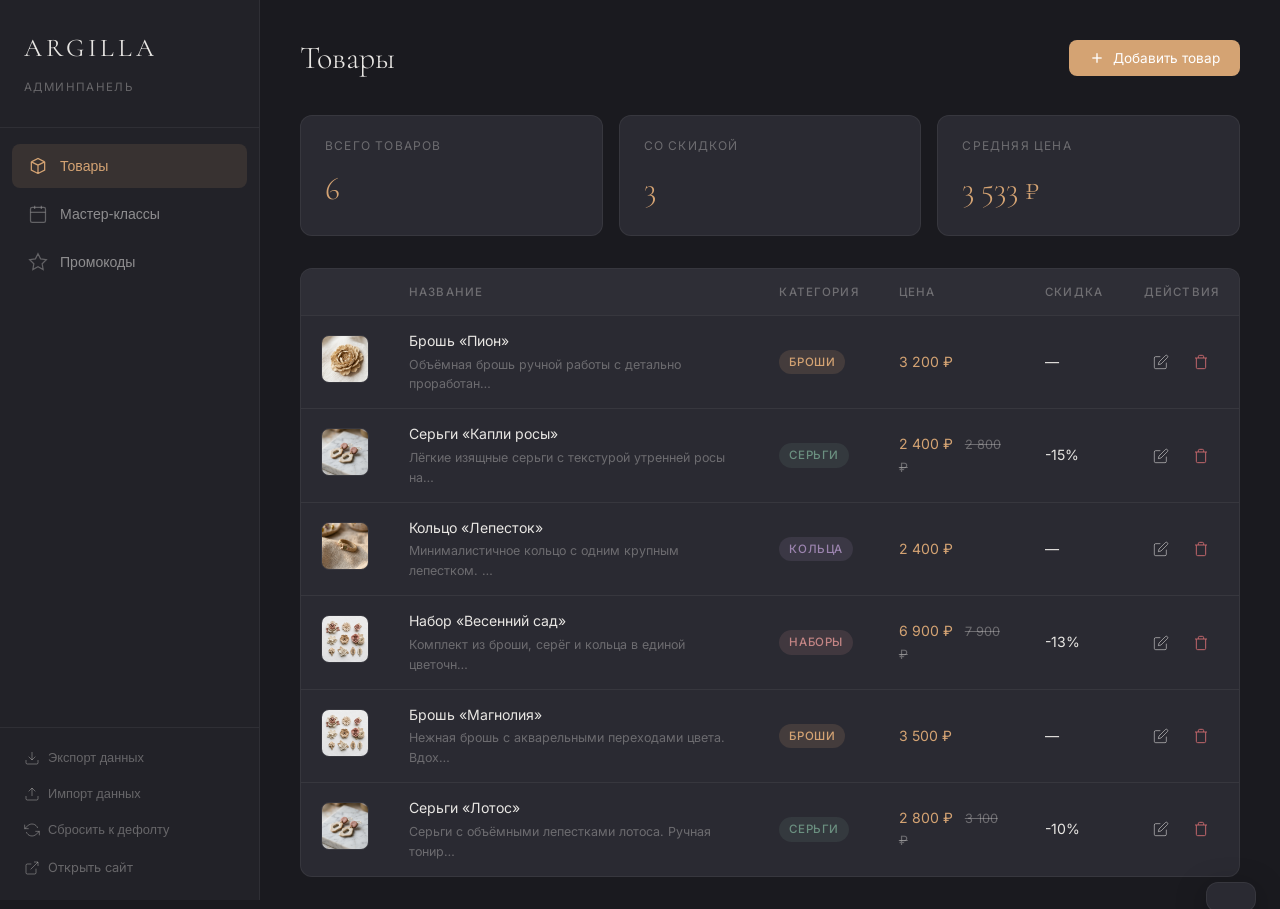
<file: admin.html>
<!DOCTYPE html>
<html lang="ru">

<head>
    <meta charset="UTF-8">
    <meta name="viewport" content="width=device-width, initial-scale=1.0">
    <title>ARGILLA — Админпанель</title>
    <meta name="robots" content="noindex, nofollow">

    <!-- Fonts -->
    <link rel="preconnect" href="https://fonts.googleapis.com">
    <link rel="preconnect" href="https://fonts.gstatic.com" crossorigin>
    <link
        href="https://fonts.googleapis.com/css2?family=Cormorant+Garamond:wght@300;400;500&family=Inter:wght@300;400;500&display=swap"
        rel="stylesheet">

    <!-- Styles -->
    <link rel="stylesheet" href="css/admin.css">
</head>

<body>
    <div class="admin">
        <!-- ═══════════════════════════════
             SIDEBAR
        ════════════════════════════════ -->
        <aside class="sidebar" id="sidebar">
            <div class="sidebar__header">
                <a href="index.html" class="sidebar__logo">ARGILLA</a>
                <span class="sidebar__subtitle">Админпанель</span>
            </div>
            <nav class="sidebar__nav">
                <button class="sidebar__link active" data-tab="products" id="tab-products">
                    <svg viewBox="0 0 24 24" fill="none" stroke="currentColor" stroke-width="1.5">
                        <path d="M20 7l-8-4-8 4m16 0l-8 4m8-4v10l-8 4M4 7l8 4M4 7v10l8 4m0-10v10" />
                    </svg>
                    Товары
                </button>
                <button class="sidebar__link" data-tab="events" id="tab-events">
                    <svg viewBox="0 0 24 24" fill="none" stroke="currentColor" stroke-width="1.5">
                        <rect x="3" y="4" width="18" height="18" rx="2" />
                        <line x1="16" y1="2" x2="16" y2="6" />
                        <line x1="8" y1="2" x2="8" y2="6" />
                        <line x1="3" y1="10" x2="21" y2="10" />
                    </svg>
                    Мастер-классы
                </button>
                <button class="sidebar__link" data-tab="promos" id="tab-promos">
                    <svg viewBox="0 0 24 24" fill="none" stroke="currentColor" stroke-width="1.5">
                        <path
                            d="M12 2L15.09 8.26L22 9.27L17 14.14L18.18 21.02L12 17.77L5.82 21.02L7 14.14L2 9.27L8.91 8.26L12 2Z" />
                    </svg>
                    Промокоды
                </button>
            </nav>
            <div class="sidebar__footer">
                <button class="sidebar__footer-link" id="btn-export">
                    <svg viewBox="0 0 24 24" fill="none" stroke="currentColor" stroke-width="1.5">
                        <path d="M21 15v4a2 2 0 01-2 2H5a2 2 0 01-2-2v-4M7 10l5 5 5-5M12 15V3" />
                    </svg>
                    Экспорт данных
                </button>
                <button class="sidebar__footer-link" id="btn-import">
                    <svg viewBox="0 0 24 24" fill="none" stroke="currentColor" stroke-width="1.5">
                        <path d="M21 15v4a2 2 0 01-2 2H5a2 2 0 01-2-2v-4M17 8l-5-5-5 5M12 3v12" />
                    </svg>
                    Импорт данных
                </button>
                <button class="sidebar__footer-link" id="btn-reset">
                    <svg viewBox="0 0 24 24" fill="none" stroke="currentColor" stroke-width="1.5">
                        <path d="M1 4v6h6M23 20v-6h-6" />
                        <path d="M20.49 9A9 9 0 005.64 5.64L1 10m22 4l-4.64 4.36A9 9 0 013.51 15" />
                    </svg>
                    Сбросить к дефолту
                </button>
                <a href="index.html" class="sidebar__footer-link">
                    <svg viewBox="0 0 24 24" fill="none" stroke="currentColor" stroke-width="1.5">
                        <path d="M18 13v6a2 2 0 01-2 2H5a2 2 0 01-2-2V8a2 2 0 012-2h6M15 3h6v6M10 14L21 3" />
                    </svg>
                    Открыть сайт
                </a>
            </div>
        </aside>

        <!-- ═══════════════════════════════
             MAIN CONTENT
        ════════════════════════════════ -->
        <main class="main">
            <!-- Mobile Menu Button -->
            <button class="mobile-menu-btn" id="mobile-menu-btn">
                <svg width="24" height="24" viewBox="0 0 24 24" fill="none" stroke="currentColor" stroke-width="1.5">
                    <line x1="3" y1="6" x2="21" y2="6" />
                    <line x1="3" y1="12" x2="21" y2="12" />
                    <line x1="3" y1="18" x2="21" y2="18" />
                </svg>
            </button>

            <!-- ─── Products Tab ─────────── -->
            <div class="tab-panel active" id="panel-products">
                <div class="main__header">
                    <h1 class="main__title">Товары</h1>
                    <div class="main__actions">
                        <button class="btn btn--primary" id="btn-add-product">
                            <svg viewBox="0 0 24 24" fill="none" stroke="currentColor" stroke-width="2">
                                <line x1="12" y1="5" x2="12" y2="19" />
                                <line x1="5" y1="12" x2="19" y2="12" />
                            </svg>
                            Добавить товар
                        </button>
                    </div>
                </div>
                <div class="stats" id="products-stats"></div>
                <div class="table-wrap">
                    <table class="table" id="products-table">
                        <thead>
                            <tr>
                                <th></th>
                                <th>Название</th>
                                <th>Категория</th>
                                <th>Цена</th>
                                <th>Скидка</th>
                                <th style="text-align:right">Действия</th>
                            </tr>
                        </thead>
                        <tbody id="products-tbody"></tbody>
                    </table>
                </div>
            </div>

            <!-- ─── Events Tab ───────────── -->
            <div class="tab-panel" id="panel-events">
                <div class="main__header">
                    <h1 class="main__title">Мастер-классы</h1>
                    <div class="main__actions">
                        <button class="btn btn--primary" id="btn-add-event">
                            <svg viewBox="0 0 24 24" fill="none" stroke="currentColor" stroke-width="2">
                                <line x1="12" y1="5" x2="12" y2="19" />
                                <line x1="5" y1="12" x2="19" y2="12" />
                            </svg>
                            Добавить МК
                        </button>
                    </div>
                </div>
                <div class="stats" id="events-stats"></div>
                <div class="table-wrap">
                    <table class="table" id="events-table">
                        <thead>
                            <tr>
                                <th></th>
                                <th>Название</th>
                                <th>Дата</th>
                                <th>Время</th>
                                <th>Место</th>
                                <th>Мест</th>
                                <th>Цена</th>
                                <th style="text-align:right">Действия</th>
                            </tr>
                        </thead>
                        <tbody id="events-tbody"></tbody>
                    </table>
                </div>
            </div>

            <!-- ─── Promos Tab ───────────── -->
            <div class="tab-panel" id="panel-promos">
                <div class="main__header">
                    <h1 class="main__title">Промокоды</h1>
                    <div class="main__actions">
                        <button class="btn btn--primary" id="btn-add-promo">
                            <svg viewBox="0 0 24 24" fill="none" stroke="currentColor" stroke-width="2">
                                <line x1="12" y1="5" x2="12" y2="19" />
                                <line x1="5" y1="12" x2="19" y2="12" />
                            </svg>
                            Добавить промокод
                        </button>
                    </div>
                </div>
                <div class="stats" id="promos-stats"></div>
                <div class="table-wrap">
                    <table class="table" id="promos-table">
                        <thead>
                            <tr>
                                <th>Код</th>
                                <th>Тип</th>
                                <th>Значение</th>
                                <th style="text-align:right">Действия</th>
                            </tr>
                        </thead>
                        <tbody id="promos-tbody"></tbody>
                    </table>
                </div>
            </div>
        </main>
    </div>

    <!-- ═══════════════════════════════════
         MODAL (shared, content injected by JS)
    ════════════════════════════════════ -->
    <div class="modal-overlay" id="modal-overlay">
        <div class="modal" id="modal">
            <div class="modal__header">
                <h2 class="modal__title" id="modal-title">Заголовок</h2>
                <button class="modal__close" id="modal-close" aria-label="Закрыть">
                    <svg width="20" height="20" viewBox="0 0 24 24" fill="none">
                        <path d="M18 6L6 18M6 6l12 12" stroke="currentColor" stroke-width="1.5"
                            stroke-linecap="round" />
                    </svg>
                </button>
            </div>
            <div class="modal__body" id="modal-body"></div>
            <div class="modal__footer" id="modal-footer"></div>
        </div>
    </div>

    <!-- Hidden file input for import -->
    <input type="file" id="import-file" accept=".json" style="display:none">

    <!-- Toast -->
    <div class="toast" id="toast"></div>

    <!-- Scripts -->
    <script src="js/data.js"></script>
    <script src="js/admin.js"></script>
</body>

</html>
</file>
<file: css/admin.css>
/* ═══════════════════════════════════════
   ARGILLA — Admin Panel Styles
   Dark luxe theme matching ARGILLA brand
═══════════════════════════════════════ */

/* ─── Reset & Base ────────────────────── */
*,
*::before,
*::after {
    margin: 0;
    padding: 0;
    box-sizing: border-box;
}

:root {
    --bg-primary: #1a1a1f;
    --bg-secondary: #222228;
    --bg-card: #2a2a32;
    --bg-input: #32323c;
    --bg-hover: #3a3a44;
    --accent: #D4A373;
    --accent-hover: #c08f5f;
    --accent-light: rgba(212, 163, 115, 0.12);
    --accent-glow: rgba(212, 163, 115, 0.25);
    --text-primary: #e8e6e3;
    --text-secondary: rgba(232, 230, 227, 0.55);
    --text-muted: rgba(232, 230, 227, 0.35);
    --border: rgba(255, 255, 255, 0.06);
    --border-hover: rgba(255, 255, 255, 0.12);
    --success: #6B9080;
    --danger: #C1666B;
    --danger-hover: #d97a7f;
    --radius: 12px;
    --radius-sm: 8px;
    --transition: 0.25s cubic-bezier(0.25, 0.46, 0.45, 0.94);
    --font-display: 'Cormorant Garamond', 'Georgia', serif;
    --font-body: 'Inter', -apple-system, sans-serif;
}

body {
    font-family: var(--font-body);
    background: var(--bg-primary);
    color: var(--text-primary);
    line-height: 1.6;
    min-height: 100vh;
    -webkit-font-smoothing: antialiased;
}

a {
    color: var(--accent);
    text-decoration: none;
}

a:hover {
    color: var(--accent-hover);
}

/* ─── Layout ─────────────────────────── */
.admin {
    display: flex;
    min-height: 100vh;
}

/* ─── Sidebar ────────────────────────── */
.sidebar {
    width: 260px;
    background: var(--bg-secondary);
    border-right: 1px solid var(--border);
    display: flex;
    flex-direction: column;
    position: fixed;
    top: 0;
    left: 0;
    bottom: 0;
    z-index: 100;
    transition: transform var(--transition);
}

.sidebar__header {
    padding: 28px 24px;
    border-bottom: 1px solid var(--border);
}

.sidebar__logo {
    font-family: var(--font-display);
    font-size: 1.6rem;
    font-weight: 400;
    letter-spacing: 0.15em;
    color: var(--text-primary);
    display: block;
    margin-bottom: 4px;
}

.sidebar__subtitle {
    font-size: 0.72rem;
    text-transform: uppercase;
    letter-spacing: 0.12em;
    color: var(--text-muted);
}

.sidebar__nav {
    padding: 16px 12px;
    flex: 1;
    display: flex;
    flex-direction: column;
    gap: 4px;
}

.sidebar__link {
    display: flex;
    align-items: center;
    gap: 12px;
    padding: 12px 16px;
    border-radius: var(--radius-sm);
    color: var(--text-secondary);
    font-size: 0.88rem;
    font-weight: 400;
    transition: all var(--transition);
    cursor: pointer;
    border: none;
    background: none;
    width: 100%;
    text-align: left;
}

.sidebar__link:hover {
    background: var(--bg-hover);
    color: var(--text-primary);
}

.sidebar__link.active {
    background: var(--accent-light);
    color: var(--accent);
}

.sidebar__link svg {
    width: 20px;
    height: 20px;
    flex-shrink: 0;
    opacity: 0.6;
}

.sidebar__link.active svg {
    opacity: 1;
}

.sidebar__footer {
    padding: 16px 24px;
    border-top: 1px solid var(--border);
    display: flex;
    flex-direction: column;
    gap: 8px;
}

.sidebar__footer-link {
    font-size: 0.8rem;
    color: var(--text-muted);
    display: flex;
    align-items: center;
    gap: 8px;
    padding: 6px 0;
    cursor: pointer;
    background: none;
    border: none;
    transition: color var(--transition);
}

.sidebar__footer-link:hover {
    color: var(--text-secondary);
}

.sidebar__footer-link svg {
    width: 16px;
    height: 16px;
}

/* ─── Main Content ───────────────────── */
.main {
    flex: 1;
    margin-left: 260px;
    padding: 32px 40px;
    max-width: 100%;
}

.main__header {
    display: flex;
    align-items: center;
    justify-content: space-between;
    margin-bottom: 32px;
    flex-wrap: wrap;
    gap: 16px;
}

.main__title {
    font-family: var(--font-display);
    font-size: 2rem;
    font-weight: 300;
    color: var(--text-primary);
}

.main__actions {
    display: flex;
    gap: 12px;
    flex-wrap: wrap;
}

/* ─── Stats Cards ────────────────────── */
.stats {
    display: grid;
    grid-template-columns: repeat(auto-fit, minmax(200px, 1fr));
    gap: 16px;
    margin-bottom: 32px;
}

.stat-card {
    background: var(--bg-card);
    border: 1px solid var(--border);
    border-radius: var(--radius);
    padding: 20px 24px;
    transition: all var(--transition);
}

.stat-card:hover {
    border-color: var(--border-hover);
}

.stat-card__label {
    font-size: 0.75rem;
    text-transform: uppercase;
    letter-spacing: 0.1em;
    color: var(--text-muted);
    margin-bottom: 8px;
}

.stat-card__value {
    font-family: var(--font-display);
    font-size: 2rem;
    font-weight: 300;
    color: var(--accent);
}

/* ─── Buttons ────────────────────────── */
.btn {
    display: inline-flex;
    align-items: center;
    gap: 8px;
    padding: 10px 20px;
    border: none;
    border-radius: var(--radius-sm);
    font-family: var(--font-body);
    font-size: 0.85rem;
    font-weight: 400;
    cursor: pointer;
    transition: all var(--transition);
    white-space: nowrap;
}

.btn svg {
    width: 16px;
    height: 16px;
}

.btn--primary {
    background: var(--accent);
    color: #fff;
}

.btn--primary:hover {
    background: var(--accent-hover);
    transform: translateY(-1px);
    box-shadow: 0 4px 16px var(--accent-glow);
}

.btn--secondary {
    background: var(--bg-hover);
    color: var(--text-primary);
}

.btn--secondary:hover {
    background: rgba(255, 255, 255, 0.1);
}

.btn--danger {
    background: transparent;
    color: var(--danger);
    padding: 6px 12px;
}

.btn--danger:hover {
    background: rgba(193, 102, 107, 0.12);
    color: var(--danger-hover);
}

.btn--ghost {
    background: transparent;
    color: var(--text-secondary);
    padding: 6px 12px;
}

.btn--ghost:hover {
    background: var(--bg-hover);
    color: var(--text-primary);
}

.btn--sm {
    padding: 6px 14px;
    font-size: 0.78rem;
}

.btn--icon {
    width: 36px;
    height: 36px;
    padding: 0;
    display: flex;
    align-items: center;
    justify-content: center;
    border-radius: var(--radius-sm);
}

/* ─── Table ──────────────────────────── */
.table-wrap {
    background: var(--bg-card);
    border: 1px solid var(--border);
    border-radius: var(--radius);
    overflow: hidden;
}

.table {
    width: 100%;
    border-collapse: collapse;
}

.table th,
.table td {
    padding: 14px 20px;
    text-align: left;
    border-bottom: 1px solid var(--border);
    font-size: 0.88rem;
    vertical-align: middle;
}

.table th {
    font-size: 0.72rem;
    font-weight: 500;
    text-transform: uppercase;
    letter-spacing: 0.1em;
    color: var(--text-muted);
    background: rgba(255, 255, 255, 0.02);
    white-space: nowrap;
}

.table tbody tr {
    transition: background var(--transition);
}

.table tbody tr:hover {
    background: rgba(255, 255, 255, 0.02);
}

.table tbody tr:last-child td {
    border-bottom: none;
}

.table__thumb {
    width: 48px;
    height: 48px;
    border-radius: 8px;
    object-fit: cover;
    border: 1px solid var(--border);
}

.table__name {
    font-weight: 400;
    color: var(--text-primary);
}

.table__sub {
    font-size: 0.78rem;
    color: var(--text-muted);
    margin-top: 2px;
}

.table__badge {
    display: inline-block;
    padding: 3px 10px;
    border-radius: 20px;
    font-size: 0.72rem;
    font-weight: 500;
    text-transform: uppercase;
    letter-spacing: 0.05em;
}

.table__badge--brooch {
    background: rgba(212, 163, 115, 0.15);
    color: #D4A373;
}

.table__badge--earrings {
    background: rgba(107, 144, 128, 0.15);
    color: #6B9080;
}

.table__badge--rings {
    background: rgba(156, 132, 175, 0.15);
    color: #9C84AF;
}

.table__badge--sets {
    background: rgba(196, 133, 133, 0.15);
    color: #C48585;
}

.table__badge--percent {
    background: rgba(107, 144, 128, 0.15);
    color: #6B9080;
}

.table__badge--fixed {
    background: rgba(212, 163, 115, 0.15);
    color: #D4A373;
}

.table__price {
    color: var(--accent);
    font-weight: 400;
}

.table__old-price {
    color: var(--text-muted);
    text-decoration: line-through;
    font-size: 0.8rem;
    margin-left: 8px;
}

.table__actions {
    display: flex;
    gap: 4px;
    justify-content: flex-end;
}

/* ─── Modal ──────────────────────────── */
.modal-overlay {
    position: fixed;
    inset: 0;
    background: rgba(0, 0, 0, 0.6);
    backdrop-filter: blur(4px);
    z-index: 1000;
    display: flex;
    align-items: center;
    justify-content: center;
    padding: 24px;
    opacity: 0;
    visibility: hidden;
    transition: all 0.3s ease;
}

.modal-overlay.open {
    opacity: 1;
    visibility: visible;
}

.modal {
    background: var(--bg-card);
    border: 1px solid var(--border);
    border-radius: var(--radius);
    width: 100%;
    max-width: 600px;
    max-height: 85vh;
    overflow-y: auto;
    transform: translateY(20px) scale(0.97);
    transition: transform 0.3s ease;
}

.modal-overlay.open .modal {
    transform: translateY(0) scale(1);
}

.modal__header {
    display: flex;
    align-items: center;
    justify-content: space-between;
    padding: 20px 28px;
    border-bottom: 1px solid var(--border);
    position: sticky;
    top: 0;
    background: var(--bg-card);
    z-index: 2;
}

.modal__title {
    font-family: var(--font-display);
    font-size: 1.4rem;
    font-weight: 400;
}

.modal__close {
    width: 36px;
    height: 36px;
    display: flex;
    align-items: center;
    justify-content: center;
    border-radius: 50%;
    border: none;
    background: none;
    color: var(--text-muted);
    cursor: pointer;
    transition: all var(--transition);
}

.modal__close:hover {
    background: var(--bg-hover);
    color: var(--text-primary);
}

.modal__body {
    padding: 24px 28px;
}

.modal__footer {
    padding: 16px 28px;
    border-top: 1px solid var(--border);
    display: flex;
    justify-content: flex-end;
    gap: 12px;
    position: sticky;
    bottom: 0;
    background: var(--bg-card);
}

/* ─── Form ───────────────────────────── */
.form-group {
    margin-bottom: 20px;
}

.form-row {
    display: grid;
    grid-template-columns: 1fr 1fr;
    gap: 16px;
}

.form-label {
    display: block;
    font-size: 0.78rem;
    font-weight: 400;
    text-transform: uppercase;
    letter-spacing: 0.08em;
    color: var(--text-secondary);
    margin-bottom: 8px;
}

.form-input,
.form-select,
.form-textarea {
    width: 100%;
    padding: 12px 16px;
    background: var(--bg-input);
    border: 1px solid var(--border);
    border-radius: var(--radius-sm);
    color: var(--text-primary);
    font-family: var(--font-body);
    font-size: 0.9rem;
    transition: border-color var(--transition);
    outline: none;
}

.form-input:focus,
.form-select:focus,
.form-textarea:focus {
    border-color: var(--accent);
    box-shadow: 0 0 0 3px var(--accent-light);
}

.form-input::placeholder,
.form-textarea::placeholder {
    color: var(--text-muted);
}

.form-textarea {
    resize: vertical;
    min-height: 80px;
}

.form-select {
    appearance: none;
    cursor: pointer;
    background-image: url("data:image/svg+xml,%3Csvg width='12' height='12' viewBox='0 0 12 12' fill='none' xmlns='http://www.w3.org/2000/svg'%3E%3Cpath d='M3 4.5L6 7.5L9 4.5' stroke='%23888' stroke-width='1.5' stroke-linecap='round'/%3E%3C/svg%3E");
    background-repeat: no-repeat;
    background-position: right 14px center;
    padding-right: 36px;
}

.form-select option {
    background: var(--bg-card);
    color: var(--text-primary);
}

.form-help {
    font-size: 0.75rem;
    color: var(--text-muted);
    margin-top: 6px;
}

/* Images input area */
.images-list {
    display: flex;
    flex-wrap: wrap;
    gap: 8px;
    margin-bottom: 8px;
}

.images-list__item {
    display: flex;
    align-items: center;
    gap: 6px;
    background: var(--bg-input);
    border: 1px solid var(--border);
    border-radius: 20px;
    padding: 4px 10px 4px 4px;
    font-size: 0.78rem;
    color: var(--text-secondary);
}

.images-list__item img {
    width: 24px;
    height: 24px;
    border-radius: 50%;
    object-fit: cover;
}

.images-list__remove {
    width: 18px;
    height: 18px;
    display: flex;
    align-items: center;
    justify-content: center;
    border-radius: 50%;
    border: none;
    background: none;
    color: var(--text-muted);
    cursor: pointer;
    font-size: 14px;
    line-height: 1;
}

.images-list__remove:hover {
    color: var(--danger);
}

.images-add {
    display: flex;
    gap: 8px;
}

.images-add .form-input {
    flex: 1;
}

/* ─── Tab panels ─────────────────────── */
.tab-panel {
    display: none;
}

.tab-panel.active {
    display: block;
    animation: fadeIn 0.3s ease;
}

@keyframes fadeIn {
    from {
        opacity: 0;
        transform: translateY(10px);
    }

    to {
        opacity: 1;
        transform: translateY(0);
    }
}

/* ─── Toast / Notification ───────────── */
.toast {
    position: fixed;
    bottom: 24px;
    right: 24px;
    background: var(--bg-card);
    border: 1px solid var(--border);
    border-radius: var(--radius);
    padding: 14px 24px;
    font-size: 0.88rem;
    color: var(--text-primary);
    display: flex;
    align-items: center;
    gap: 10px;
    box-shadow: 0 8px 32px rgba(0, 0, 0, 0.3);
    z-index: 9999;
    transform: translateY(120%);
    transition: transform 0.35s cubic-bezier(0.34, 1.56, 0.64, 1);
}

.toast.show {
    transform: translateY(0);
}

.toast--success {
    border-color: rgba(107, 144, 128, 0.3);
}

.toast--success::before {
    content: '✓';
    color: var(--success);
    font-weight: 600;
}

.toast--error {
    border-color: rgba(193, 102, 107, 0.3);
}

.toast--error::before {
    content: '✕';
    color: var(--danger);
    font-weight: 600;
}

/* ─── Empty State ────────────────────── */
.empty-state {
    text-align: center;
    padding: 60px 20px;
    color: var(--text-muted);
}

.empty-state svg {
    margin-bottom: 16px;
    opacity: 0.3;
}

.empty-state p {
    font-size: 0.95rem;
    margin-bottom: 16px;
}

/* ─── Confirm dialog ─────────────────── */
.confirm-text {
    font-size: 0.95rem;
    color: var(--text-secondary);
    line-height: 1.7;
}

/* ─── Responsive ─────────────────────── */
@media (max-width: 768px) {
    .sidebar {
        transform: translateX(-100%);
    }

    .sidebar.open {
        transform: translateX(0);
    }

    .main {
        margin-left: 0;
        padding: 24px 16px;
    }

    .form-row {
        grid-template-columns: 1fr;
    }

    .table th:nth-child(n+4),
    .table td:nth-child(n+4) {
        display: none;
    }

    .stats {
        grid-template-columns: 1fr 1fr;
    }

    .mobile-menu-btn {
        display: flex !important;
    }
}

/* Mobile menu button */
.mobile-menu-btn {
    display: none;
    align-items: center;
    justify-content: center;
    width: 40px;
    height: 40px;
    border: none;
    background: var(--bg-hover);
    border-radius: var(--radius-sm);
    color: var(--text-primary);
    cursor: pointer;
}

/* ─── Scrollbar ──────────────────────── */
::-webkit-scrollbar {
    width: 6px;
}

::-webkit-scrollbar-track {
    background: transparent;
}

::-webkit-scrollbar-thumb {
    background: var(--bg-hover);
    border-radius: 3px;
}

::-webkit-scrollbar-thumb:hover {
    background: rgba(255, 255, 255, 0.15);
}
</file>
